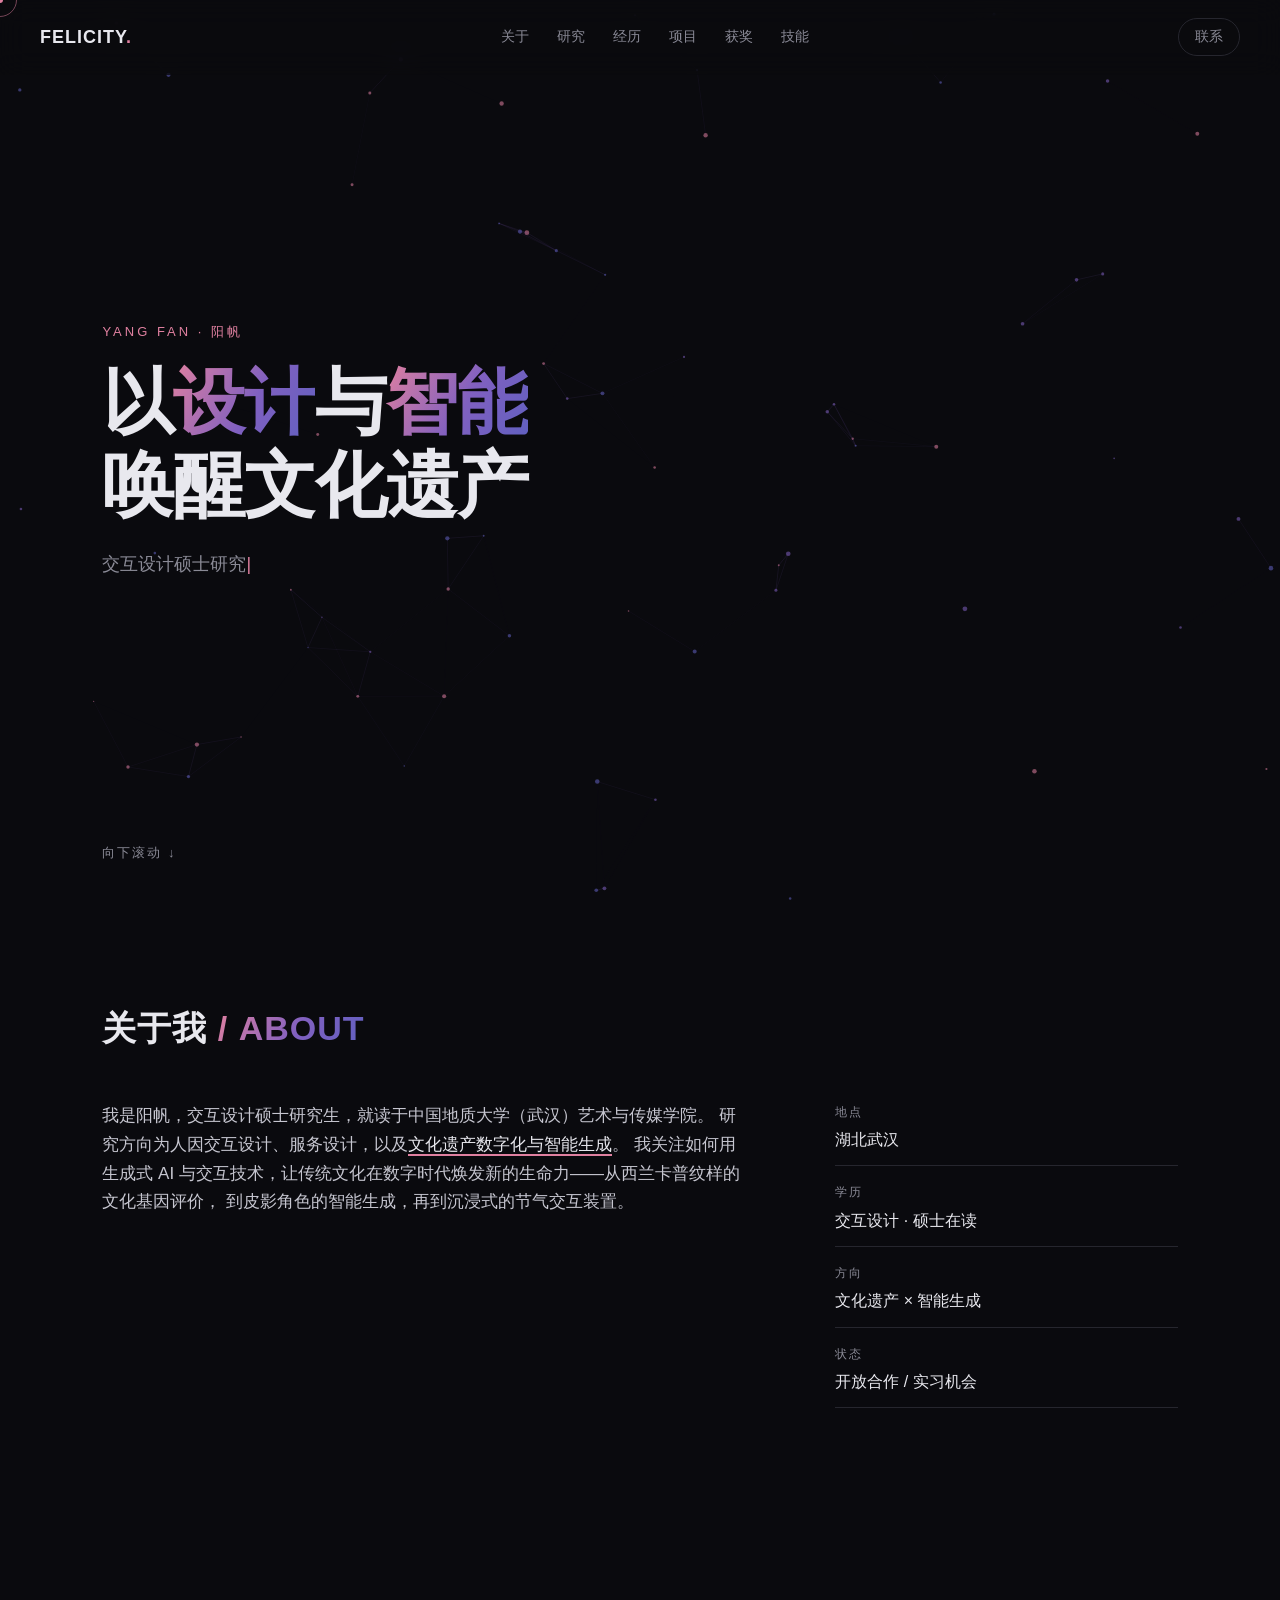
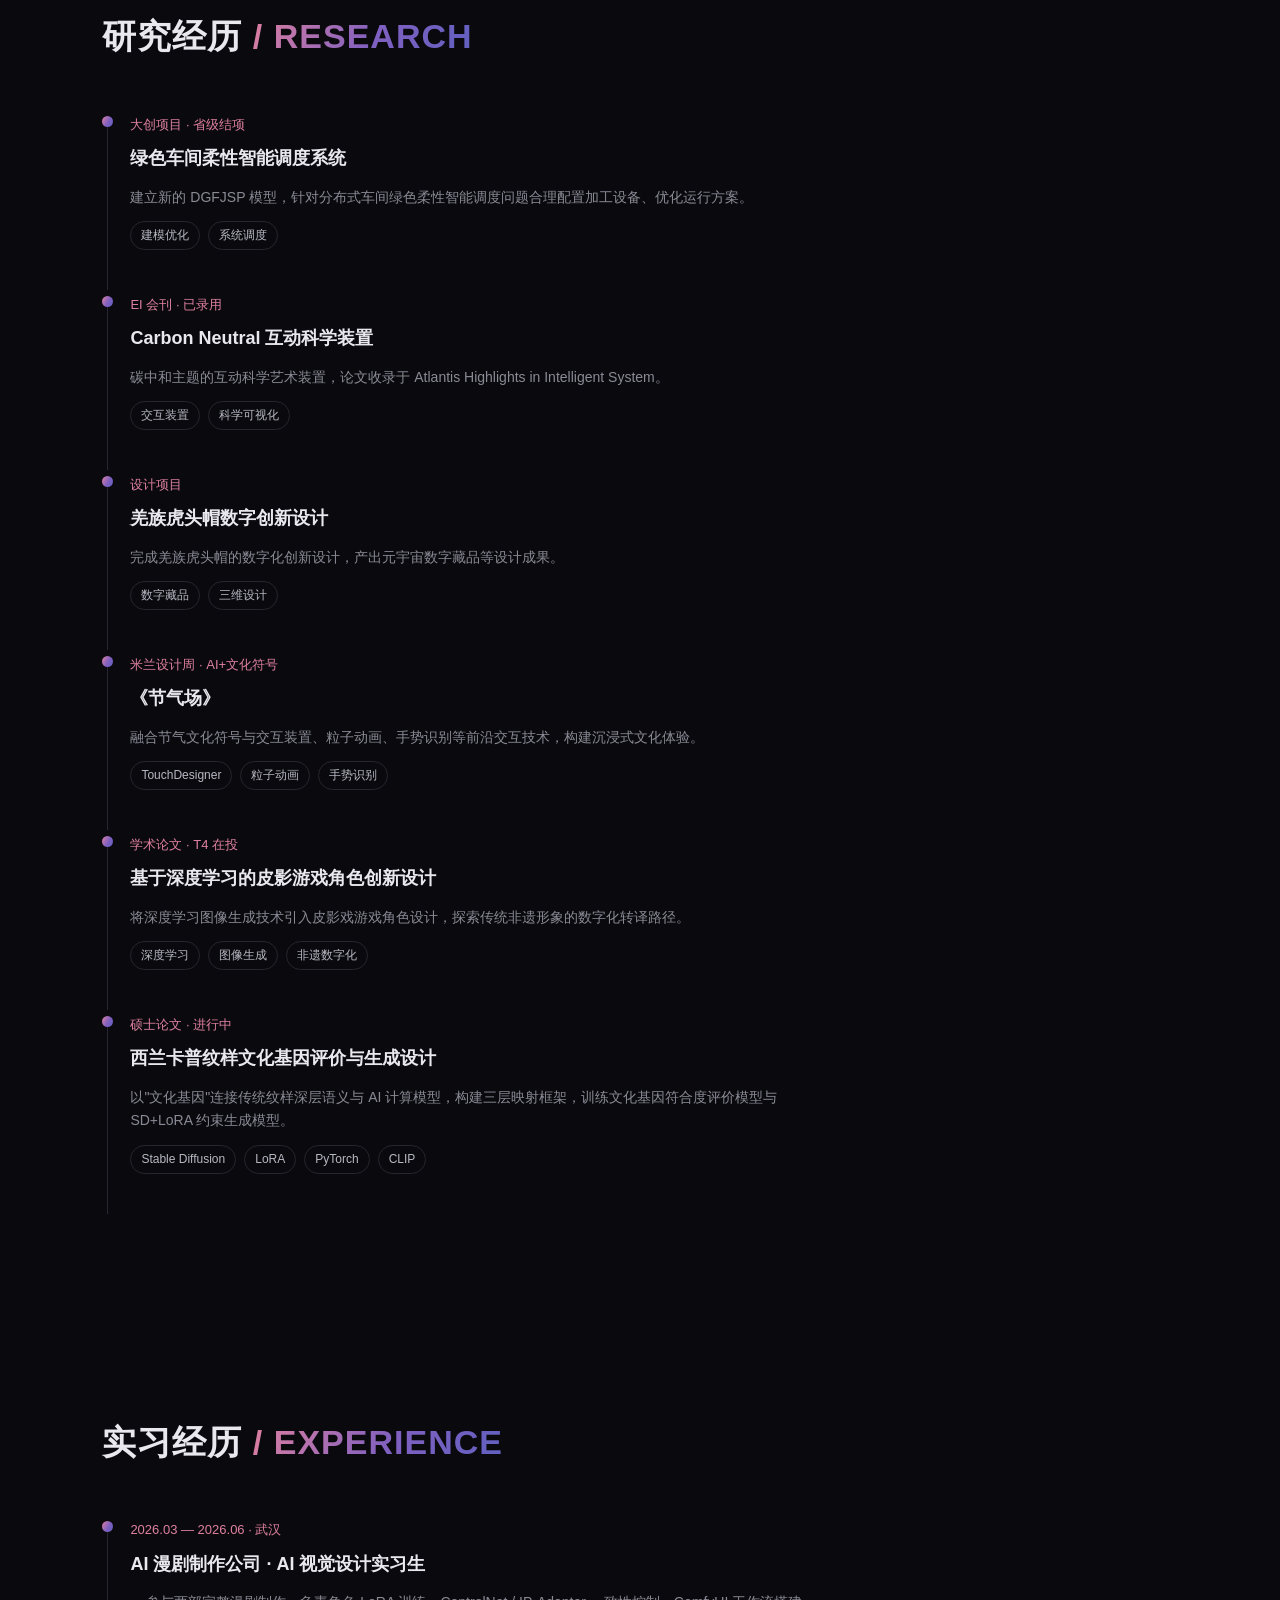
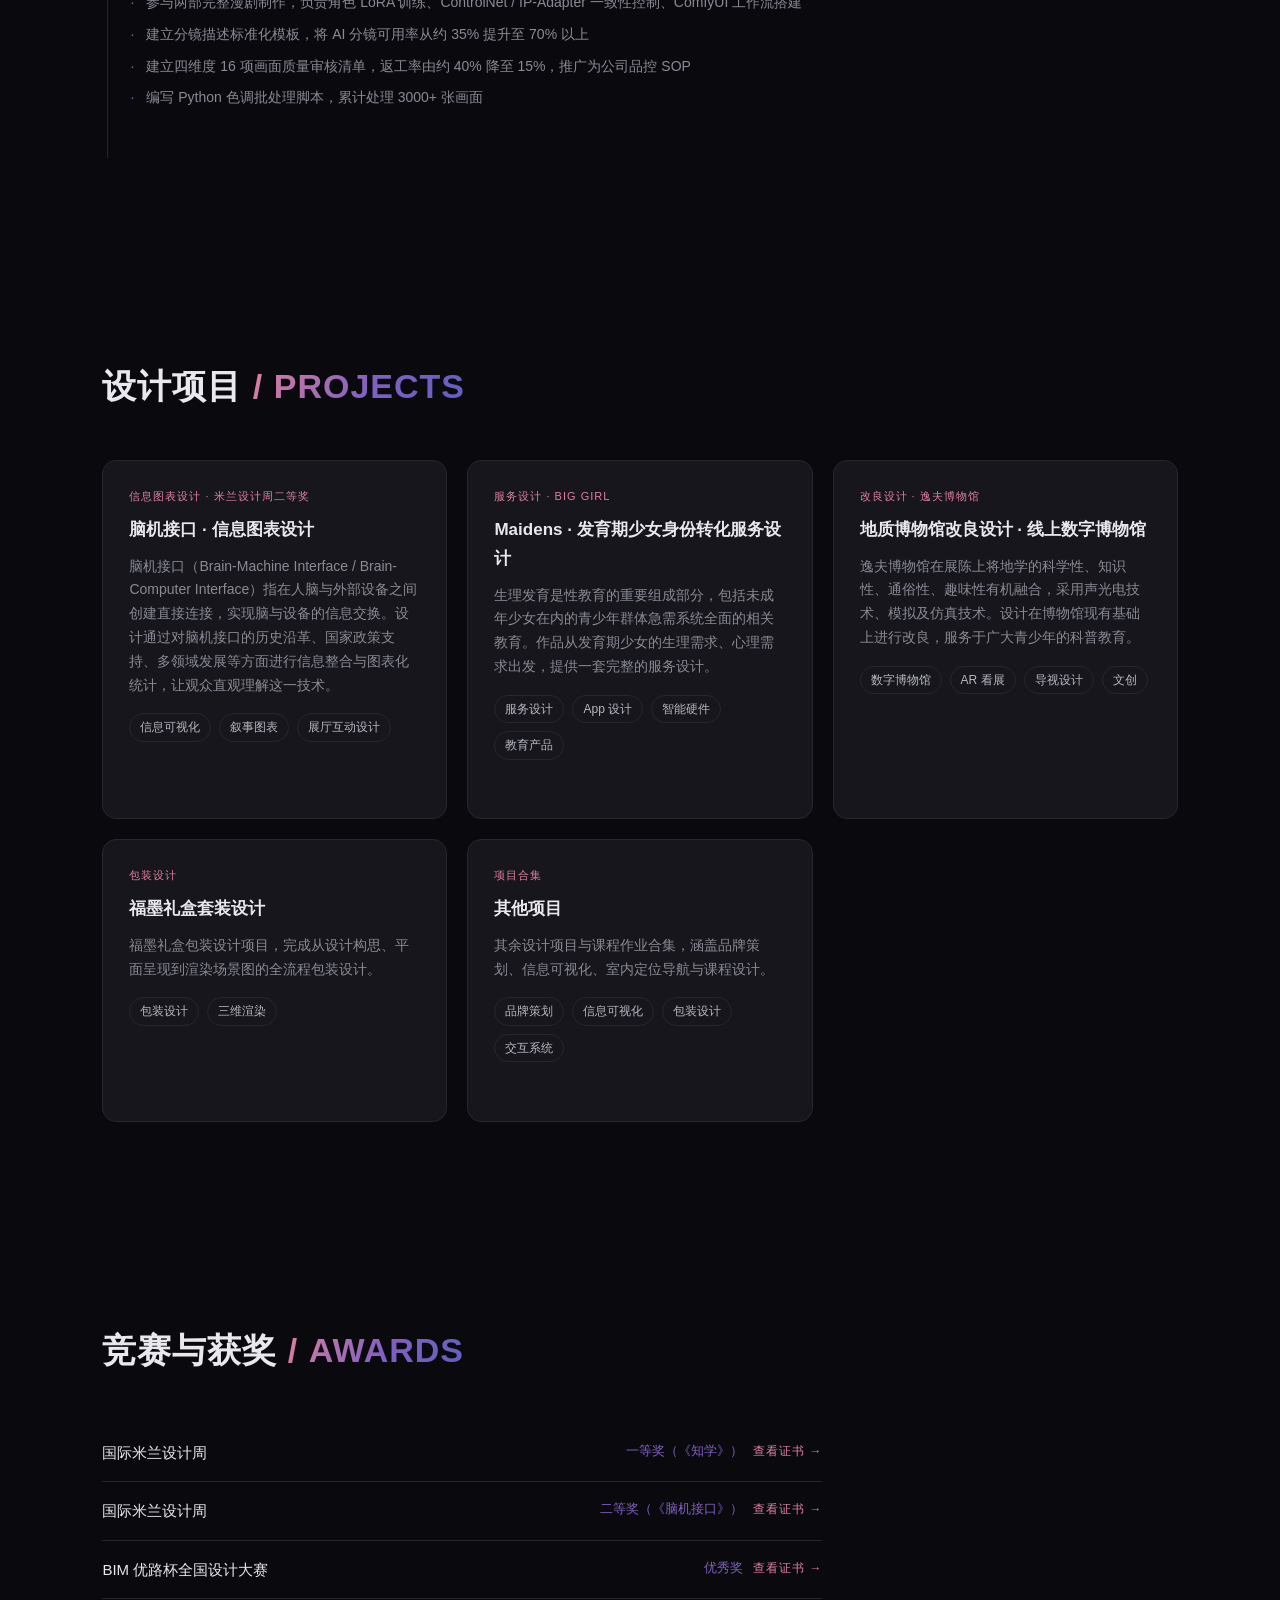
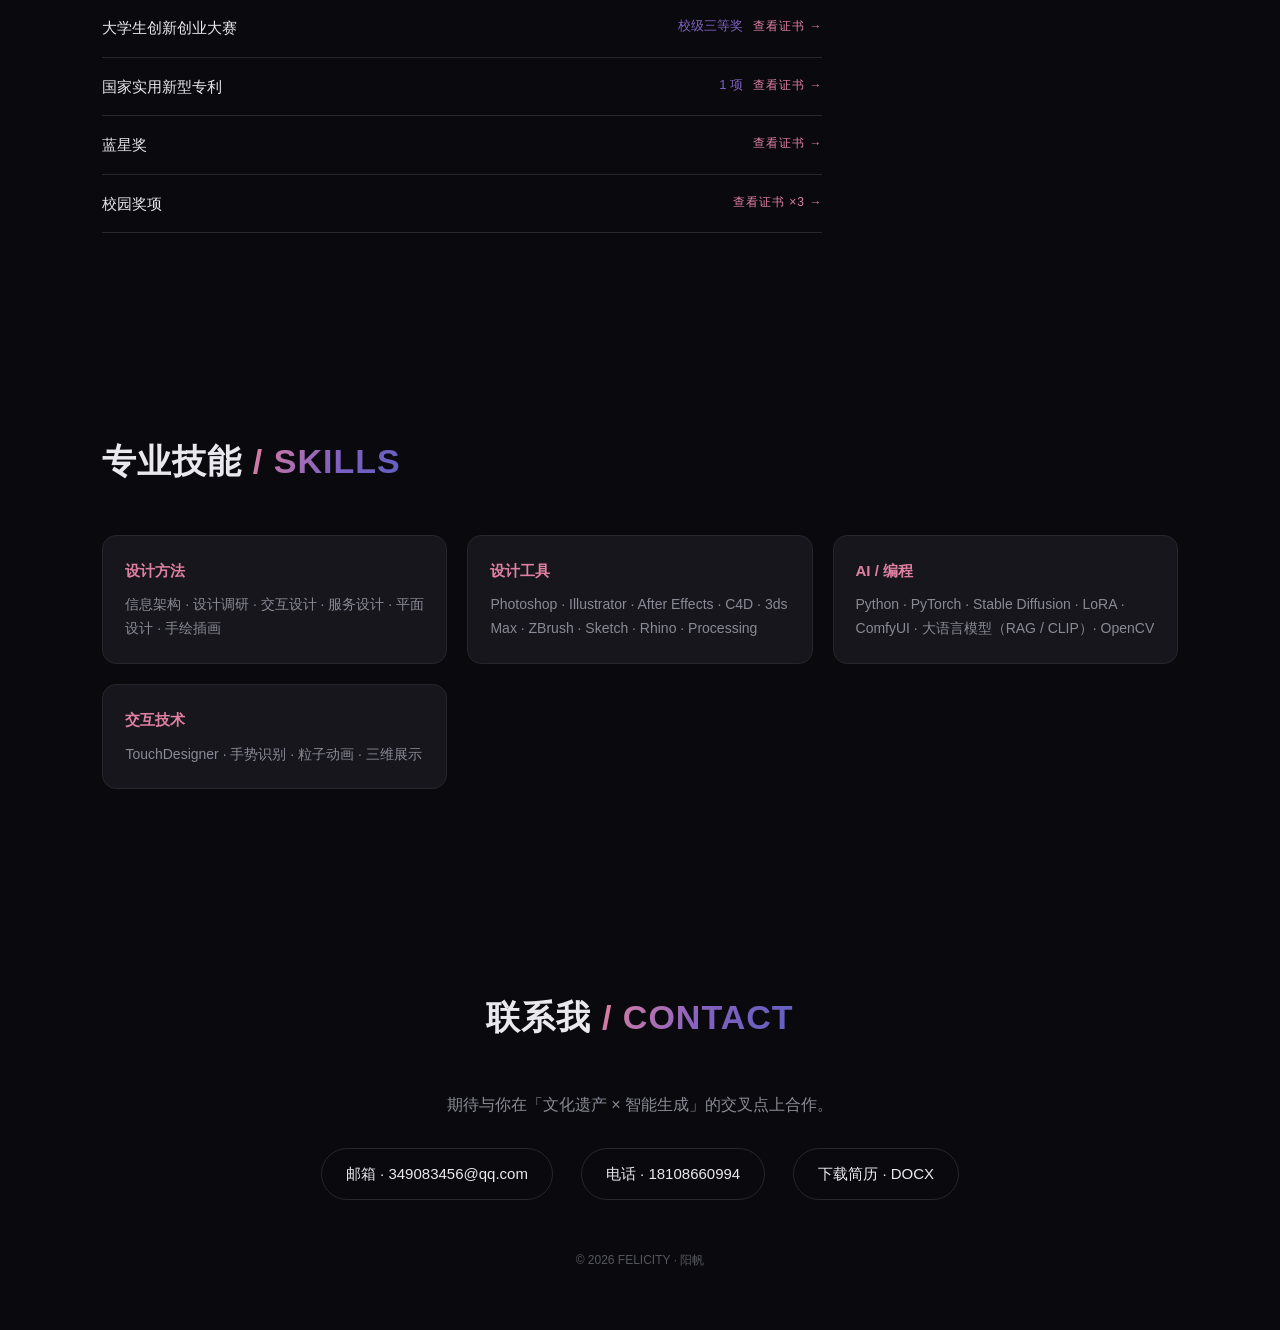
<file: index.html>
<!DOCTYPE html>
<html lang="zh-CN">
<head>
<meta charset="UTF-8">
<meta name="viewport" content="width=device-width, initial-scale=1.0">
<title>阳帆 · 交互设计</title>
<link rel="stylesheet" href="styles.css">
</head>
<body>

<!-- 粒子背景 -->
<canvas id="particles"></canvas>

<!-- 自定义光标 -->
<div class="cursor-dot" id="cursorDot"></div>
<div class="cursor-ring" id="cursorRing"></div>

<!-- 导航 -->
<nav class="nav" id="nav">
  <a class="nav-logo" href="#hero">FELICITY<span>.</span></a>
  <div class="nav-links">
    <a href="#about">关于</a>
    <a href="#research">研究</a>
    <a href="#experience">经历</a>
    <a href="#projects">项目</a>
    <a href="#awards">获奖</a>
    <a href="#skills">技能</a>
  </div>
  <a class="nav-contact" href="#contact">联系</a>
</nav>

<!-- 首屏 -->
<header class="hero" id="hero">
  <p class="hero-eyebrow">YANG FAN · 阳帆</p>
  <h1 class="hero-title">
    以<span class="grad">设计</span>与<span class="grad">智能</span><br>唤醒文化遗产
  </h1>
  <p class="hero-sub" id="typewriter"></p>
  <div class="hero-scroll">向下滚动 ↓</div>
</header>

<!-- 关于 -->
<section class="section" id="about">
  <h2 class="section-title reveal">关于我 <span class="grad">/ ABOUT</span></h2>
  <div class="about-grid">
    <p class="about-text reveal">
      我是阳帆，交互设计硕士研究生，就读于中国地质大学（武汉）艺术与传媒学院。
      研究方向为人因交互设计、服务设计，以及<span class="hl">文化遗产数字化与智能生成</span>。
      我关注如何用生成式 AI 与交互技术，让传统文化在数字时代焕发新的生命力——从西兰卡普纹样的文化基因评价，
      到皮影角色的智能生成，再到沉浸式的节气交互装置。
    </p>
    <div class="about-meta reveal">
      <div class="meta-item"><span class="meta-k">地点</span><span class="meta-v">湖北武汉</span></div>
      <div class="meta-item"><span class="meta-k">学历</span><span class="meta-v">交互设计 · 硕士在读</span></div>
      <div class="meta-item"><span class="meta-k">方向</span><span class="meta-v">文化遗产 × 智能生成</span></div>
      <div class="meta-item"><span class="meta-k">状态</span><span class="meta-v">开放合作 / 实习机会</span></div>
    </div>
  </div>
</section>

<!-- 研究 -->
<section class="section" id="research">
  <h2 class="section-title reveal">研究经历 <span class="grad">/ RESEARCH</span></h2>
  <div class="timeline" id="researchTimeline"></div>
</section>

<!-- 经历 -->
<section class="section" id="experience">
  <h2 class="section-title reveal">实习经历 <span class="grad">/ EXPERIENCE</span></h2>
  <div class="timeline">
    <div class="timeline-item reveal">
      <span class="timeline-dot"></span>
      <span class="timeline-date">2026.03 — 2026.06 · 武汉</span>
      <h3>AI 漫剧制作公司 · AI 视觉设计实习生</h3>
      <ul>
        <li>参与两部完整漫剧制作，负责角色 LoRA 训练、ControlNet / IP-Adapter 一致性控制、ComfyUI 工作流搭建</li>
        <li>建立分镜描述标准化模板，将 AI 分镜可用率从约 35% 提升至 70% 以上</li>
        <li>建立四维度 16 项画面质量审核清单，返工率由约 40% 降至 15%，推广为公司品控 SOP</li>
        <li>编写 Python 色调批处理脚本，累计处理 3000+ 张画面</li>
      </ul>
    </div>
  </div>
</section>

<!-- 项目 -->
<section class="section" id="projects">
  <h2 class="section-title reveal">设计项目 <span class="grad">/ PROJECTS</span></h2>
  <div class="cards" id="projectCards"></div>
</section>

<!-- 获奖 -->
<section class="section" id="awards">
  <h2 class="section-title reveal">竞赛与获奖 <span class="grad">/ AWARDS</span></h2>
  <div class="award-list reveal" id="awardList"></div>
</section>

<!-- 技能 -->
<section class="section" id="skills">
  <h2 class="section-title reveal">专业技能 <span class="grad">/ SKILLS</span></h2>
  <div class="skills reveal">
    <div class="skill-group">
      <h3>设计方法</h3>
      <p>信息架构 · 设计调研 · 交互设计 · 服务设计 · 平面设计 · 手绘插画</p>
    </div>
    <div class="skill-group">
      <h3>设计工具</h3>
      <p>Photoshop · Illustrator · After Effects · C4D · 3ds Max · ZBrush · Sketch · Rhino · Processing</p>
    </div>
    <div class="skill-group">
      <h3>AI / 编程</h3>
      <p>Python · PyTorch · Stable Diffusion · LoRA · ComfyUI · 大语言模型（RAG / CLIP）· OpenCV</p>
    </div>
    <div class="skill-group">
      <h3>交互技术</h3>
      <p>TouchDesigner · 手势识别 · 粒子动画 · 三维展示</p>
    </div>
  </div>
</section>

<!-- 联系 -->
<footer class="footer" id="contact">
  <h2 class="section-title reveal">联系我 <span class="grad">/ CONTACT</span></h2>
  <p class="footer-note reveal">期待与你在「文化遗产 × 智能生成」的交叉点上合作。</p>
  <div class="contact-links reveal">
    <a href="mailto:349083456@qq.com">邮箱 · 349083456@qq.com</a>
    <a href="tel:18108660994">电话 · 18108660994</a>
    <a href="阳帆_研究生简历.docx" download>下载简历 · DOCX</a>
  </div>
  <p class="footer-copy">© 2026 FELICITY · 阳帆</p>
</footer>

<!-- 图片灯箱 -->
<div class="lightbox" id="lightbox" aria-hidden="true">
  <div class="lightbox-overlay" data-lightbox-close></div>
  <button class="lightbox-close" data-lightbox-close aria-label="关闭">&times;</button>
  <button class="lightbox-nav prev" id="lbPrev" aria-label="上一张">‹</button>
  <div class="lightbox-stage" id="lightboxStage"></div>
  <button class="lightbox-nav next" id="lbNext" aria-label="下一张">›</button>
</div>

<script src="data.js"></script>
<script src="common.js"></script>
<script src="script.js"></script>

</body>
</html>
</file>
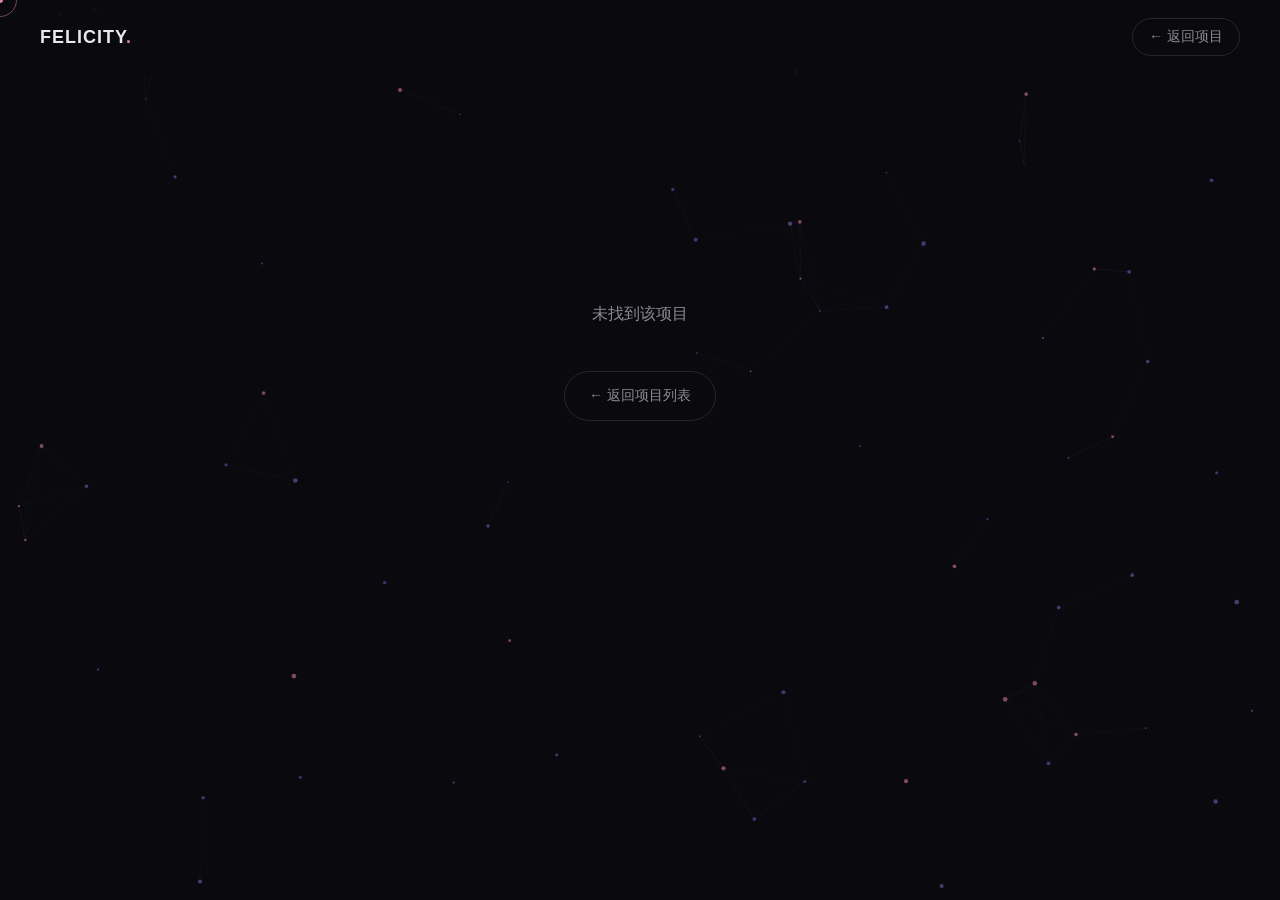
<file: project.html>
<!DOCTYPE html>
<html lang="zh-CN">
<head>
<meta charset="UTF-8">
<meta name="viewport" content="width=device-width, initial-scale=1.0">
<title>项目详情 · 阳帆</title>
<link rel="stylesheet" href="styles.css">
</head>
<body>

<!-- 粒子背景 -->
<canvas id="particles"></canvas>

<!-- 自定义光标 -->
<div class="cursor-dot" id="cursorDot"></div>
<div class="cursor-ring" id="cursorRing"></div>

<!-- 导航 -->
<nav class="nav" id="nav">
  <a class="nav-logo" href="index.html#hero">FELICITY<span>.</span></a>
  <a class="nav-contact" href="index.html#projects">← 返回项目</a>
</nav>

<!-- 详情内容 -->
<main class="detail" id="detail"></main>

<!-- 图片灯箱 -->
<div class="lightbox" id="lightbox" aria-hidden="true">
  <div class="lightbox-overlay" data-lightbox-close></div>
  <button class="lightbox-close" data-lightbox-close aria-label="关闭">&times;</button>
  <button class="lightbox-nav prev" id="lbPrev" aria-label="上一张">‹</button>
  <div class="lightbox-stage" id="lightboxStage"></div>
  <button class="lightbox-nav next" id="lbNext" aria-label="下一张">›</button>
</div>

<script src="data.js"></script>
<script src="common.js"></script>
<script src="project.js"></script>

</body>
</html>
</file>
<file: styles.css>
/* ===== 个人网站 · FELICITY 视觉体系 =====
   配色取自作品集：深色底 + 中性灰 + 粉紫点缀 */

:root {
  --bg: #0a0a0e;
  --bg-2: #121217;
  --card: #16161c;
  --card-hover: #1c1c24;
  --line: #26262e;
  --text: #e8e8ee;
  --muted: #8a8a96;
  --pink: #e080a0;
  --purple: #8060c0;
  --blue: #6060c0;
  --grad: linear-gradient(120deg, #e080a0, #8060c0 55%, #6060c0);
}

* { margin: 0; padding: 0; box-sizing: border-box; }

html { scroll-behavior: smooth; }

body {
  background: var(--bg);
  color: var(--text);
  font-family: -apple-system, "PingFang SC", "Microsoft YaHei", "Helvetica Neue", sans-serif;
  line-height: 1.7;
  cursor: none;
  overflow-x: hidden;
}

a { color: inherit; text-decoration: none; }

/* 粒子画布 */
#particles {
  position: fixed; inset: 0;
  z-index: 0;
  pointer-events: none;
}

/* 自定义光标 */
.cursor-dot, .cursor-ring {
  position: fixed; top: 0; left: 0;
  border-radius: 50%;
  pointer-events: none;
  z-index: 9999;
  transform: translate(-50%, -50%);
}
.cursor-dot {
  width: 6px; height: 6px;
  background: var(--pink);
  transition: opacity .2s;
}
.cursor-ring {
  width: 34px; height: 34px;
  border: 1.5px solid rgba(224, 128, 160, .5);
  transition: width .2s, height .2s, border-color .2s, background .2s;
}
.cursor-ring.hover {
  width: 56px; height: 56px;
  background: rgba(224, 128, 160, .08);
  border-color: rgba(224, 128, 160, .9);
}

/* 导航 */
.nav {
  position: fixed; top: 0; left: 0; right: 0;
  z-index: 100;
  display: flex; align-items: center; justify-content: space-between;
  padding: 18px 40px;
  background: rgba(10, 10, 14, .6);
  backdrop-filter: blur(14px);
  border-bottom: 1px solid transparent;
  transition: border-color .3s;
}
.nav.scrolled { border-bottom-color: var(--line); }
.nav-logo { font-size: 18px; font-weight: 700; letter-spacing: 1px; }
.nav-logo span { color: var(--pink); }
.nav-links { display: flex; gap: 28px; }
.nav-links a, .nav-contact {
  font-size: 14px; color: var(--muted);
  transition: color .25s;
}
.nav-links a:hover, .nav-contact:hover { color: var(--text); }
.nav-contact { padding: 6px 16px; border: 1px solid var(--line); border-radius: 20px; }

/* 首屏 */
.hero {
  position: relative; z-index: 1;
  min-height: 100vh;
  display: flex; flex-direction: column;
  align-items: flex-start; justify-content: center;
  padding: 0 8vw;
}
.hero-eyebrow { color: var(--pink); letter-spacing: 3px; font-size: 13px; margin-bottom: 18px; }
.hero-title { font-size: clamp(34px, 6vw, 72px); font-weight: 800; line-height: 1.15; letter-spacing: -1px; }
.grad { background: var(--grad); -webkit-background-clip: text; background-clip: text; -webkit-text-fill-color: transparent; }
.hero-sub { font-size: 18px; color: var(--muted); margin-top: 22px; min-height: 1.6em; }
.hero-sub::after { content: '|'; color: var(--pink); animation: blink 1s step-end infinite; }
@keyframes blink { 50% { opacity: 0; } }
.hero-scroll { position: absolute; bottom: 36px; left: 8vw; color: var(--muted); font-size: 13px; letter-spacing: 2px; animation: float 2s ease-in-out infinite; }
@keyframes float { 0%,100% { transform: translateY(0); } 50% { transform: translateY(8px); } }

/* 通用 section */
.section { position: relative; z-index: 1; padding: 100px 8vw; }
.section-title { font-size: clamp(22px, 3vw, 34px); font-weight: 700; margin-bottom: 44px; letter-spacing: 1px; }

/* 关于 */
.about-grid { display: grid; grid-template-columns: 2fr 1fr; gap: 48px; align-items: start; }
.about-text { font-size: 17px; color: #c6c6d0; max-width: 640px; }
.hl { color: var(--text); border-bottom: 2px solid var(--pink); }
.about-meta { display: flex; flex-direction: column; gap: 16px; }
.meta-item { display: flex; flex-direction: column; gap: 4px; padding-bottom: 12px; border-bottom: 1px solid var(--line); }
.meta-k { font-size: 12px; color: var(--muted); letter-spacing: 2px; }
.meta-v { font-size: 16px; }

/* 卡片 */
.cards { display: grid; grid-template-columns: repeat(auto-fill, minmax(300px, 1fr)); gap: 20px; }
.card {
  background: var(--card);
  border: 1px solid var(--line);
  border-radius: 14px;
  padding: 26px;
  transition: transform .35s cubic-bezier(.2,.7,.3,1.2), background .35s, border-color .35s, box-shadow .35s;
  transform-style: preserve-3d;
}
.card:hover {
  background: var(--card-hover);
  border-color: rgba(224,128,160,.35);
  box-shadow: 0 14px 40px rgba(0,0,0,.45);
}
.card-tag { display: inline-block; font-size: 11px; color: var(--pink); letter-spacing: 1px; margin-bottom: 10px; }
.card h3 { font-size: 17px; margin-bottom: 10px; font-weight: 600; }
.card p { font-size: 14px; color: var(--muted); }
.card-chips { display: flex; flex-wrap: wrap; gap: 8px; margin-top: 16px; }
.card-chips span {
  font-size: 12px; padding: 3px 10px;
  border: 1px solid var(--line); border-radius: 20px;
  color: #b8b8c4;
}

/* 时间线 */
.timeline { max-width: 720px; }
.timeline-item { position: relative; padding-left: 28px; padding-bottom: 40px; }
.timeline-item::before { content: ''; position: absolute; left: 5px; top: 8px; bottom: 0; width: 1px; background: var(--line); }
.timeline-dot { position: absolute; left: 0; top: 6px; width: 11px; height: 11px; border-radius: 50%; background: var(--grad); }
.timeline-date { font-size: 13px; color: var(--pink); }
.timeline-item h3 { font-size: 18px; margin: 6px 0 12px; }
.timeline-item li { font-size: 14px; color: var(--muted); margin-bottom: 8px; list-style: none; padding-left: 16px; position: relative; }
.timeline-item li::before { content: '·'; position: absolute; left: 0; color: var(--purple); }

/* 获奖 */
.award-list { max-width: 720px; }
.award { display: flex; justify-content: space-between; padding: 16px 0; border-bottom: 1px solid var(--line); transition: padding-left .3s, border-color .3s; }
.award:hover { padding-left: 12px; border-color: rgba(128,96,192,.4); }
.award-name { font-size: 15px; }
.award-level { font-size: 13px; color: var(--purple); }

/* 技能 */
.skills { display: grid; grid-template-columns: repeat(auto-fill, minmax(260px, 1fr)); gap: 20px; }
.skill-group { background: var(--card); border: 1px solid var(--line); border-radius: 14px; padding: 22px; }
.skill-group h3 { font-size: 15px; color: var(--pink); margin-bottom: 10px; }
.skill-group p { font-size: 14px; color: var(--muted); }

/* 页脚 */
.footer { position: relative; z-index: 1; text-align: center; padding: 100px 8vw 60px; }
.footer-note { color: var(--muted); margin-bottom: 30px; }
.contact-links { display: flex; gap: 28px; justify-content: center; flex-wrap: wrap; margin-bottom: 50px; }
.contact-links a {
  padding: 12px 24px; border: 1px solid var(--line); border-radius: 30px;
  font-size: 15px; transition: border-color .3s, background .3s, transform .3s;
}
.contact-links a:hover { border-color: var(--pink); background: rgba(224,128,160,.08); transform: translateY(-3px); }
.footer-copy { font-size: 12px; color: #55555f; }

/* 滚动显现 */
.reveal { opacity: 0; transform: translateY(28px); transition: opacity .7s ease, transform .7s ease; }
.reveal.visible { opacity: 1; transform: translateY(0); }

/* 响应式 */
@media (max-width: 760px) {
  .nav-links { display: none; }
  .about-grid { grid-template-columns: 1fr; }
  .section { padding: 70px 6vw; }
  .hero { padding: 0 6vw; }
}

/* 移动端禁用自定义光标 */
@media (hover: none) {
  body { cursor: auto; }
  .cursor-dot, .cursor-ring { display: none; }
}

/* ===== 项目详情弹窗 ===== */
.card { cursor: pointer; }
.card::after {
  content: '点击查看详情 →';
  display: block;
  margin-top: 14px;
  font-size: 11px;
  letter-spacing: 1px;
  color: var(--purple);
  opacity: 0;
  transform: translateY(4px);
  transition: opacity .3s, transform .3s;
}
.card:hover::after { opacity: 1; transform: translateY(0); }

.modal {
  position: fixed; inset: 0; z-index: 1000;
  display: flex; align-items: center; justify-content: center;
  opacity: 0; visibility: hidden;
  transition: opacity .35s ease, visibility .35s;
}
.modal.open { opacity: 1; visibility: visible; }
.modal-overlay {
  position: absolute; inset: 0;
  background: rgba(5,5,8,.8);
  backdrop-filter: blur(8px);
}
.modal-panel {
  position: relative;
  width: min(820px, 92vw);
  max-height: 86vh;
  overflow-y: auto;
  background: var(--card);
  border: 1px solid var(--line);
  border-radius: 18px;
  padding: 40px;
  transform: translateY(24px) scale(.98);
  transition: transform .35s cubic-bezier(.2,.7,.3,1.1);
}
.modal.open .modal-panel { transform: translateY(0) scale(1); }
.modal-close {
  position: absolute; top: 16px; right: 18px;
  background: none; border: none;
  font-size: 28px; color: var(--muted);
  cursor: pointer; line-height: 1;
}
.modal-close:hover { color: var(--pink); }

.modal-body .m-tag { font-size: 12px; color: var(--pink); letter-spacing: 2px; }
.modal-body h3 { font-size: 26px; margin: 8px 0 18px; }
.modal-body .m-desc p { font-size: 15px; color: #c6c6d0; margin-bottom: 14px; }
.modal-body .m-section { margin: 22px 0; }
.modal-body .m-section h4 { font-size: 14px; color: var(--purple); letter-spacing: 1px; margin-bottom: 10px; }
.modal-body .m-points li { font-size: 14px; color: var(--muted); margin-bottom: 6px; list-style: none; padding-left: 16px; position: relative; }
.modal-body .m-points li::before { content: '·'; position: absolute; left: 0; color: var(--pink); }
.modal-chips { display: flex; flex-wrap: wrap; gap: 8px; margin-top: 6px; }
.modal-chips span { font-size: 12px; padding: 4px 12px; border: 1px solid var(--line); border-radius: 20px; color: #b8b8c4; }

/* 图片展示区（占位） */
.m-gallery { display: grid; grid-template-columns: repeat(auto-fill, minmax(160px, 1fr)); gap: 12px; margin-top: 10px; }
.m-gallery .m-img {
  aspect-ratio: 4 / 3;
  background: repeating-linear-gradient(45deg, #1a1a20, #1a1a20 10px, #17171d 10px, #17171d 20px);
  border: 1px dashed var(--line);
  border-radius: 10px;
  display: flex; align-items: center; justify-content: center;
  color: #55555f; font-size: 12px;
}
.m-gallery .m-img img { width: 100%; height: 100%; object-fit: cover; border-radius: 10px; }

/* 获奖：可点击查看证书 */
.award { cursor: pointer; }
.award-cert { color: var(--pink); font-size: 12px; margin-left: 10px; letter-spacing: 1px; }
.award:hover .award-cert { color: var(--purple); }

/* 作品集缩略图：可点击放大 */
.m-gallery .m-img[data-lightbox-src] { cursor: zoom-in; position: relative; overflow: hidden; }
.m-gallery .m-img[data-lightbox-src] img { transition: transform .3s, opacity .3s; }
.m-gallery .m-img[data-lightbox-src]:hover img { opacity: .82; transform: scale(1.03); }
.m-gallery .m-img[data-lightbox-src]::after {
  content: '⤢ 放大';
  position: absolute; right: 8px; top: 8px;
  font-size: 11px; color: #fff;
  background: rgba(0,0,0,.5); border-radius: 6px; padding: 2px 8px;
  opacity: 0; transition: opacity .25s;
}
.m-gallery .m-img[data-lightbox-src]:hover::after { opacity: 1; }

/* ===== 图片灯箱 ===== */
.lightbox {
  position: fixed; inset: 0; z-index: 2000;
  display: flex; align-items: center; justify-content: center;
  opacity: 0; visibility: hidden;
  transition: opacity .3s ease, visibility .3s;
}
.lightbox.open { opacity: 1; visibility: visible; }
.lightbox-overlay {
  position: absolute; inset: 0;
  background: rgba(5,5,8,.93);
  backdrop-filter: blur(6px);
}
.lightbox-stage {
  position: relative; z-index: 1;
  display: flex; align-items: center; justify-content: center;
  max-width: 90vw; max-height: 88vh;
}
.lightbox-stage img {
  max-width: 90vw; max-height: 88vh;
  object-fit: contain; border-radius: 8px;
  box-shadow: 0 24px 70px rgba(0,0,0,.6);
}
.lightbox-stage iframe {
  width: 86vw; height: 86vh;
  border: none; border-radius: 8px; background: #fff;
}
.lightbox-close {
  position: absolute; top: 18px; right: 24px; z-index: 2;
  background: none; border: none; font-size: 36px; color: var(--muted);
  cursor: pointer; line-height: 1;
}
.lightbox-close:hover { color: var(--pink); }
.lightbox-nav {
  position: absolute; top: 50%; transform: translateY(-50%); z-index: 2;
  width: 52px; height: 74px;
  background: rgba(20,20,26,.55); border: 1px solid var(--line);
  color: var(--text); font-size: 34px; line-height: 1;
  border-radius: 10px; cursor: pointer;
  transition: border-color .25s, color .25s;
}
.lightbox-nav:hover { border-color: var(--pink); color: var(--pink); }
.lightbox-nav.prev { left: 18px; }
.lightbox-nav.next { right: 18px; }

/* ===== 研究经历时间线 ===== */
.timeline-desc { font-size: 14px; color: var(--muted); margin: 8px 0 12px; }
.timeline-item .card-chips { margin-top: 6px; }

/* ===== 项目卡片（抽卡翻转） ===== */
.project-card { background: transparent; border: none; padding: 0; perspective: 1000px; }
.project-card::after { content: none; }
.project-card:hover { background: transparent; border-color: transparent; box-shadow: none; }
.card-inner { position: relative; height: 100%; transform-style: preserve-3d; transition: transform .72s cubic-bezier(.4,.15,.2,1); }
.project-card.flip .card-inner { transform: rotateY(180deg); }
.card-face { backface-visibility: hidden; -webkit-backface-visibility: hidden; height: 100%; }
.card-front { display: flex; flex-direction: column; background: var(--card); border: 1px solid var(--line); border-radius: 14px; padding: 26px; transition: background .35s, border-color .35s, box-shadow .35s; }
.project-card:hover .card-front { background: var(--card-hover); border-color: rgba(224,128,160,.35); box-shadow: 0 14px 40px rgba(0,0,0,.45); }
.card-hint { margin-top: auto; padding-top: 14px; font-size: 11px; letter-spacing: 1px; color: var(--purple); opacity: 0; transform: translateY(4px); transition: opacity .3s, transform .3s; }
.project-card:hover .card-hint { opacity: 1; transform: translateY(0); }
.card-back { position: absolute; inset: 0; transform: rotateY(180deg); background: var(--card-hover); border: 1px solid rgba(224,128,160,.45); border-radius: 14px; padding: 26px; display: flex; flex-direction: column; align-items: center; justify-content: center; text-align: center; gap: 12px; }
.card-back-icon { font-size: 36px; color: var(--pink); }
.card-back-sub { font-size: 13px; color: var(--muted); }

/* ===== 项目详情页 ===== */
.detail { position: relative; z-index: 1; max-width: 960px; margin: 0 auto; padding: 140px 8vw 80px; }
.detail-hero, .detail-cover { opacity: 0; transform: rotateY(-24deg) translateY(10px); transform-origin: left center; transition: opacity .6s ease, transform .7s cubic-bezier(.2,.7,.3,1.1); }
.detail.enter .detail-hero, .detail.enter .detail-cover { opacity: 1; transform: none; }
.detail-tag { color: var(--pink); letter-spacing: 2px; font-size: 13px; }
.detail-title { font-size: clamp(28px, 5vw, 46px); font-weight: 800; letter-spacing: -1px; margin: 10px 0 22px; }
.detail-desc p { font-size: 16px; color: #c6c6d0; margin-bottom: 14px; line-height: 1.8; }
.detail-cover { margin: 34px 0; }
.detail-cover img { width: 100%; border-radius: 14px; border: 1px solid var(--line); }
.d-section { margin: 38px 0; }
.d-section h4 { font-size: 14px; color: var(--purple); letter-spacing: 2px; margin-bottom: 16px; }
.d-points li { font-size: 15px; color: var(--muted); margin-bottom: 8px; list-style: none; padding-left: 18px; position: relative; }
.d-points li::before { content: '·'; position: absolute; left: 0; color: var(--pink); }
.d-subs { display: grid; grid-template-columns: repeat(auto-fill, minmax(280px, 1fr)); gap: 16px; }
.d-sub { background: var(--card); border: 1px solid var(--line); border-radius: 12px; padding: 20px; }
.d-sub-head { display: flex; justify-content: space-between; align-items: baseline; gap: 10px; margin-bottom: 8px; }
.d-sub-head h5 { font-size: 15px; }
.d-sub-head span { font-size: 11px; color: var(--pink); white-space: nowrap; }
.d-sub p { font-size: 13px; color: var(--muted); margin-bottom: 10px; }
.detail-back { display: inline-block; margin-top: 20px; padding: 12px 24px; border: 1px solid var(--line); border-radius: 30px; font-size: 14px; transition: border-color .3s, background .3s; }
.detail-back:hover { border-color: var(--pink); background: rgba(224,128,160,.08); }
.detail-missing { padding: 160px 8vw; text-align: center; color: var(--muted); }
.detail-missing p { margin-bottom: 24px; }

/* 详情页大图画廊（交互） */
.detail-gallery { display: flex; flex-direction: column; gap: 14px; }
.gallery-main { position: relative; border-radius: 14px; overflow: hidden; border: 1px solid var(--line); cursor: zoom-in; background: #0e0e13; }
.gallery-main img { width: 100%; max-height: 74vh; object-fit: contain; display: block; }
.gallery-nav { position: absolute; top: 50%; transform: translateY(-50%); width: 48px; height: 68px; background: rgba(20,20,26,.55); border: 1px solid var(--line); color: var(--text); font-size: 30px; line-height: 1; border-radius: 10px; cursor: pointer; transition: border-color .25s, color .25s; z-index: 2; }
.gallery-nav:hover { border-color: var(--pink); color: var(--pink); }
.gallery-nav.prev { left: 14px; }
.gallery-nav.next { right: 14px; }
.gallery-counter { position: absolute; bottom: 14px; left: 50%; transform: translateX(-50%); font-size: 12px; color: #fff; background: rgba(0,0,0,.5); padding: 3px 12px; border-radius: 20px; }
.gallery-thumbs { display: grid; grid-template-columns: repeat(auto-fill, minmax(90px, 1fr)); gap: 10px; }
.gallery-thumbs .thumb { width: 100%; aspect-ratio: 4/3; object-fit: cover; border-radius: 8px; border: 2px solid transparent; cursor: pointer; opacity: .6; transition: opacity .25s, border-color .25s; }
.gallery-thumbs .thumb:hover { opacity: .9; }
.gallery-thumbs .thumb.active { border-color: var(--pink); opacity: 1; }
</file>
